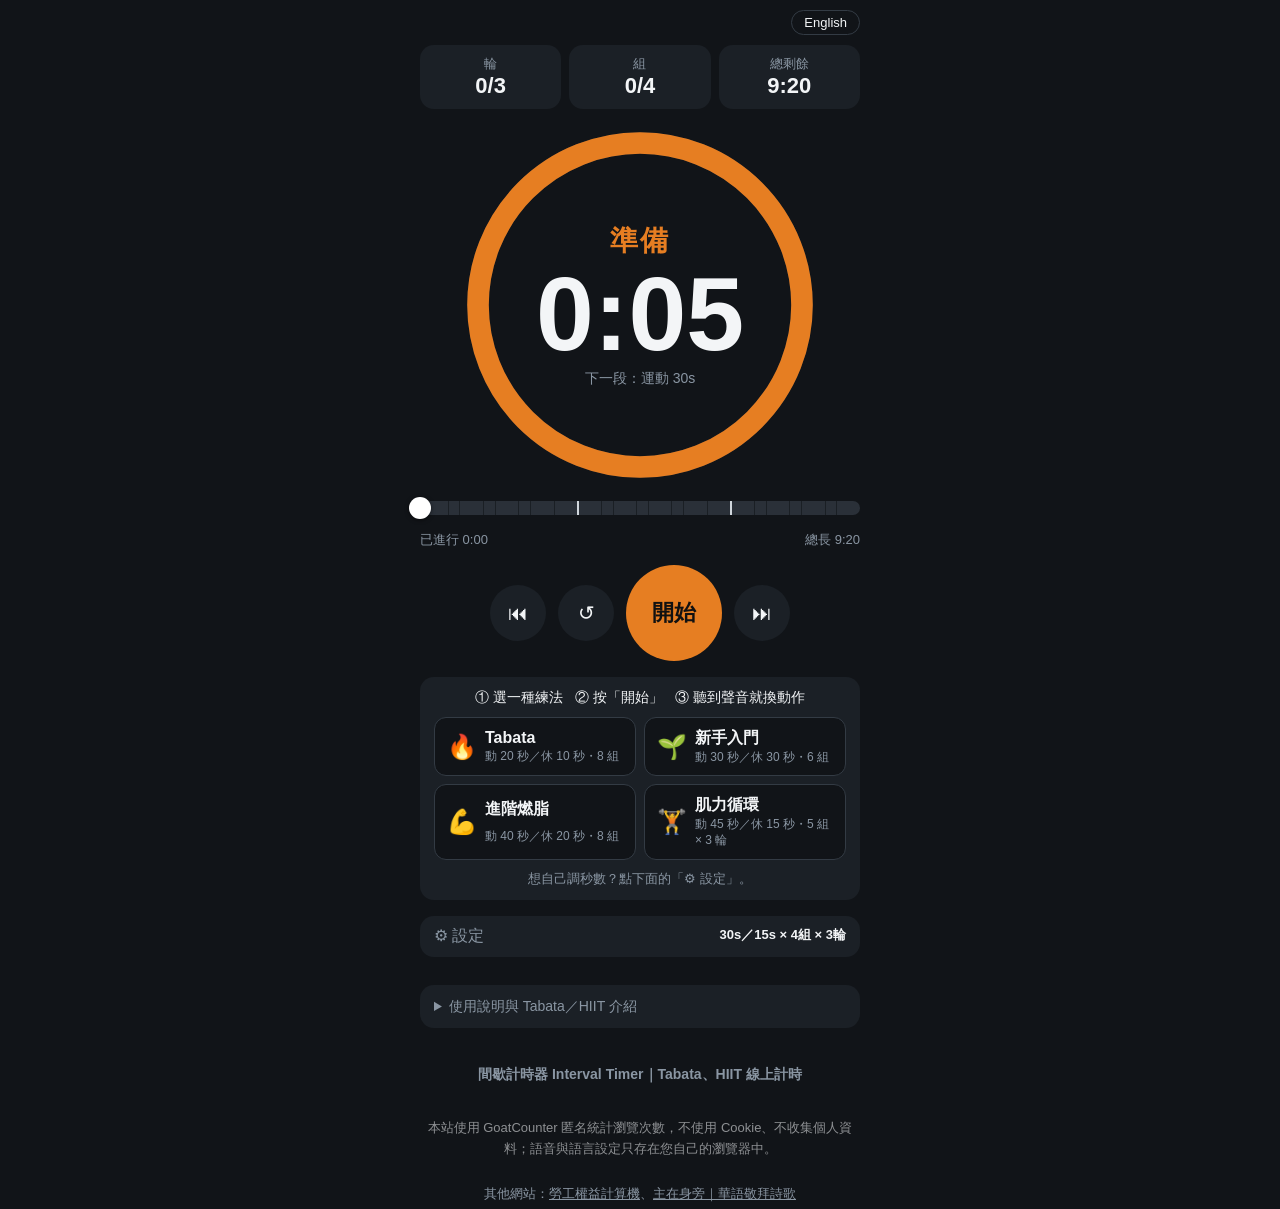
<file: index.html>
<!doctype html>
<html lang="zh-Hant">
<head>
<meta charset="utf-8">
<meta name="google-site-verification" content="qJiFqGGV6QfgCIbcOSD9Yrbxs5jmW34U30LSL2Sjmbo">
<meta name="viewport" content="width=device-width, initial-scale=1, viewport-fit=cover">
<title>間歇計時器 Interval Timer｜Tabata、HIIT 線上計時</title>
<meta name="description" content="免費線上間歇計時器（Tabata／HIIT）：自訂運動、休息秒數與組數輪數，附提示音、滴答聲與中文語音播報，手機可加到主畫面使用。">
<link rel="canonical" href="https://chengcheming-ai.github.io/interval-timer/">
<link rel="alternate" hreflang="zh-Hant" href="https://chengcheming-ai.github.io/interval-timer/">
<link rel="alternate" hreflang="en" href="https://chengcheming-ai.github.io/interval-timer/en/">
<link rel="alternate" hreflang="x-default" href="https://chengcheming-ai.github.io/interval-timer/en/">
<meta property="og:title" content="間歇計時器 Interval Timer｜Tabata、HIIT 線上計時">
<meta property="og:description" content="自訂運動、休息秒數與組數輪數，附提示音與中文語音播報，手機也好用。">
<meta property="og:type" content="website">
<meta property="og:url" content="https://chengcheming-ai.github.io/interval-timer/">
<meta property="og:image" content="https://chengcheming-ai.github.io/interval-timer/icon-512.png?v=2">
<meta name="twitter:card" content="summary">
<script type="application/ld+json">{"@context": "https://schema.org", "@type": "WebApplication", "name": "間歇計時器", "alternateName": "間歇計時器 Interval Timer｜Tabata、HIIT 線上計時", "url": "https://chengcheming-ai.github.io/interval-timer/", "applicationCategory": "HealthApplication", "operatingSystem": "Any", "inLanguage": "zh-Hant", "isAccessibleForFree": true, "offers": {"@type": "Offer", "price": "0", "priceCurrency": "TWD"}}</script>
<meta property="og:locale" content="zh_TW">
<meta property="og:locale:alternate" content="en_US">
<meta name="apple-mobile-web-app-title" content="間歇計時器">
<meta name="application-name" content="間歇計時器">
<link rel="icon" type="image/svg+xml" href="data:image/svg+xml,%3Csvg xmlns='http://www.w3.org/2000/svg' viewBox='0 0 512 512'%3E%3Crect width='512' height='512' rx='112' fill='%2314181e'/%3E%3Cg transform='translate(260 262) scale(1.06) translate(-246 -240)'%3E%3Cg fill='none' stroke='%23fff' stroke-linecap='round' stroke-linejoin='round'%3E%3Ccircle cx='350' cy='116' r='42' fill='%23fff' stroke='none'/%3E%3Cpath stroke-width='58' d='M292 190 236 284'/%3E%3Cpath stroke-width='36' d='M296 182 346 246 412 214'/%3E%3Cpath stroke-width='36' d='M284 180 204 160 146 212'/%3E%3Cpath stroke-width='44' d='M240 292 344 296 338 390 372 392'/%3E%3Cpath stroke-width='44' d='M230 292 188 372 92 350'/%3E%3C/g%3E%3Cg stroke='%232ecc71' stroke-width='20' stroke-linecap='round'%3E%3Cpath d='M96 126H156'/%3E%3Cpath d='M48 262H132'/%3E%3Cpath d='M102 306H146'/%3E%3C/g%3E%3C/g%3E%3C/svg%3E">
<link rel="apple-touch-icon" sizes="180x180" href="apple-touch-icon.png?v=2">
<link rel="manifest" href="manifest.webmanifest?v=2">
<link rel="stylesheet" href="style.css?v=20261128">
</head>
<body class="phase-ready">
<div class="wrap">
  <a class="lang" href="en/" hreflang="en" lang="en">English</a>
  <div class="top">
    <div class="chip"><div class="k">輪</div><div class="v" id="round">0/3</div></div>
    <div class="chip"><div class="k">組</div><div class="v" id="set">0/4</div></div>
    <div class="chip"><div class="k">總剩餘</div><div class="v" id="totalLeft">0:00</div></div>
  </div>

  <div class="ringbox">
    <svg viewBox="0 0 200 200">
      <circle class="track" cx="100" cy="100" r="90" fill="none" stroke-width="12"/>
      <circle class="prog" id="prog" cx="100" cy="100" r="90" fill="none" stroke-width="12"/>
    </svg>
    <div class="center">
      <div class="phase" id="phase">準備</div>
      <div class="time" id="time">0:00</div>
      <div class="next" id="next"></div>
    </div>
  </div>

  <div class="bar" id="bar" title="點擊或拖曳以跳到指定時間"><div id="totalBar"></div><div id="ticks"></div><div id="thumb"></div></div>
  <div class="totals"><span id="elapsed">已進行 0:00</span><span id="total">總長 0:00</span></div>

  <div class="ctrl">
    <button class="small" id="prev" title="上一段">⏮</button>
    <button class="small" id="reset" title="重置">↺</button>
    <button class="main" id="play">開始</button>
    <button class="small" id="skip" title="下一段">⏭</button>
  </div>

  <div class="quick"><div class="qh"><span>① 選一種練法</span><span>② 按「開始」</span><span>③ 聽到聲音就換動作</span></div><div class="pre">
<button data-p="20,10,8,1,0"><i>🔥</i><b>Tabata</b><small>動 20 秒／休 10 秒・8 組</small></button>
<button data-p="30,30,6,1,0"><i>🌱</i><b>新手入門</b><small>動 30 秒／休 30 秒・6 組</small></button>
<button data-p="40,20,8,1,0"><i>💪</i><b>進階燃脂</b><small>動 40 秒／休 20 秒・8 組</small></button>
<button data-p="45,15,5,3,60"><i>🏋️</i><b>肌力循環</b><small>動 45 秒／休 15 秒・5 組 × 3 輪</small></button>
</div><p class="qn">想自己調秒數？點下面的「⚙ 設定」。</p></div>

  <details>
    <summary class="sum"><span>⚙ 設定</span><b id="cfgSum"></b></summary>
    <div id="cfgBody">
      <div class="sec">
        <div class="sh">時間（秒）</div><p class="hint">「每輪最後休息」：每做完一輪，休息久一點。</p>
        <div class="rows">
          <div class="row"><span>運動</span><div class="step"><button data-d="-5">−</button><input type="number" inputmode="numeric" id="cWork" min="1" value="30"><button data-d="5">＋</button></div></div>
          <div class="row"><span>組間休息</span><div class="step"><button data-d="-5">−</button><input type="number" inputmode="numeric" id="cRest" min="0" value="15"><button data-d="5">＋</button></div></div>
          <div class="row"><span>每輪最後休息</span><div class="step"><button data-d="-5">−</button><input type="number" inputmode="numeric" id="cLong" min="0" value="30"><button data-d="5">＋</button></div></div>
          <div class="row"><span>準備倒數</span><div class="step"><button data-d="-1">−</button><input type="number" inputmode="numeric" id="cPrep" min="0" value="5"><button data-d="1">＋</button></div></div>
        </div>
      </div>
      <div class="sec">
        <div class="sh">次數</div><p class="hint">1 組＝運動一次＋休息一次；所有組做完＝1 輪。</p>
        <div class="rows">
          <div class="row"><span>每輪組數</span><div class="step"><button data-d="-1">−</button><input type="number" inputmode="numeric" id="cSets" min="1" value="4"><button data-d="1">＋</button></div></div>
          <div class="row"><span>輪數</span><div class="step"><button data-d="-1">−</button><input type="number" inputmode="numeric" id="cRounds" min="1" value="3"><button data-d="1">＋</button></div></div>
        </div>
        <div class="tgls" style="margin-top:8px">
          <label class="tg"><input type="checkbox" id="cSkipLast" checked><span>最後一輪不做最後休息</span></label>
        </div>
      </div>
      <div class="sec">
        <div class="sh">聲音</div>
        <div class="tgls">
          <label class="tg"><input type="checkbox" id="cSound" checked><span>提示音</span></label>
          <label class="tg"><input type="checkbox" id="cTick" checked><span>滴答聲</span></label>
          <label class="tg"><input type="checkbox" id="cVoice" checked><span>語音</span></label>
        </div>
        <div id="voiceBox">
          <div class="vrow2"><select id="voiceSel"></select><button id="vTest" title="試聽">▶</button></div>
          <div class="chips" id="presetList"></div>
        </div>
      </div>
      <details class="sub2">
        <summary>時間軸（可個別修改每段秒數、點選跳轉）</summary>
        <div class="list" id="list"></div>
      </details>
    </div>
  </details>
  <details class="guide">
    <summary>使用說明與 Tabata／HIIT 介紹</summary>
    <p class="say">🏃 間歇運動就是<b>用力動一下、休息一下</b>，一直重複。計時器會幫你數秒、出聲提醒，你只要專心運動。</p>
    <div class="viz" aria-hidden="true"><i class="w"></i><i class="r"></i><i class="w"></i><i class="r"></i><i class="w"></i><i class="r"></i><i class="w"></i><i class="r"></i><i class="w"></i><i class="r"></i><i class="w"></i><i class="r"></i><i class="w"></i><i class="r"></i><i class="w"></i><i class="r"></i></div><p class="vl"><span><i class="w"></i>運動 20 秒</span><span><i class="r"></i>休息 10 秒</span><span>× 8 組＝4 分鐘（Tabata）</span></p>
    <details class="q"><summary><h2>怎麼使用這個間歇計時器？</h2></summary><p>最快的方法：點上面的一種練法（例如 Tabata），再按「開始」。計時器會先倒數，接著用「嗶」聲、滴答聲和語音告訴你什麼時候運動、什麼時候休息。想自己調秒數，就打開「⚙ 設定」。拖曳進度條可以跳到任何一段。</p></details>
    <details class="q"><summary><h2>Tabata 怎麼設定？</h2></summary><p>Tabata 是運動 20 秒、休息 10 秒，重複 8 組，總共 4 分鐘。直接點上面的「Tabata」就設定好了。</p></details>
    <details class="q"><summary><h2>HIIT 和 Tabata 有什麼不同？</h2></summary><p>HIIT（高強度間歇訓練）就是「很累的運動」和「休息」輪流做，秒數可以自己決定。Tabata 是 HIIT 的一種，固定動 20 秒、休 10 秒。</p></details>
    <details class="q"><summary><h2>常見的間歇設定</h2></summary>
    <table><tr><th>用途</th><th>運動</th><th>休息</th><th>組數</th></tr>
    <tr><td>Tabata</td><td>20 秒</td><td>10 秒</td><td>8 組</td></tr>
    <tr><td>入門 HIIT</td><td>30 秒</td><td>30 秒</td><td>6～8 組</td></tr>
    <tr><td>進階 HIIT</td><td>40 秒</td><td>20 秒</td><td>6～8 組</td></tr>
    <tr><td>深蹲、棒式等肌力循環</td><td>45 秒</td><td>15 秒</td><td>4～6 組</td></tr></table></details>
    <details class="q"><summary><h2>運動安全提醒</h2></summary><p>以上只是一般參考。運動前要先熱身。如果有心臟、血管方面的疾病、受傷或懷孕，請先問醫師。</p></details>
  
  </details>
  <h1 style="margin:22px 0 0;font-size:14px;font-weight:600;text-align:center;color:var(--muted)">間歇計時器 Interval Timer｜Tabata、HIIT 線上計時</h1>
  <p class="note" style="margin:18px 0 4px;font-size:12px;line-height:1.6;text-align:center;opacity:.55">本站使用 GoatCounter 匿名統計瀏覽次數，不使用 Cookie、不收集個人資料；語音與語言設定只存在您自己的瀏覽器中。</p>
  <p class="sites">其他網站：<a href="https://chengcheming-ai.github.io/labor-calculator/" target="_blank" rel="noopener">勞工權益計算機</a>、<a href="https://chengcheming-ai.github.io/zhu-zai-shen-pang/" target="_blank" rel="noopener">主在身旁｜華語敬拜詩歌</a></p>
</div>

<script data-goatcounter="https://intervaltimer-tw.goatcounter.com/count" async src="//gc.zgo.at/count.js"></script>
<script src="app.js?v=20261128"></script>
</body>
</html>
</file>
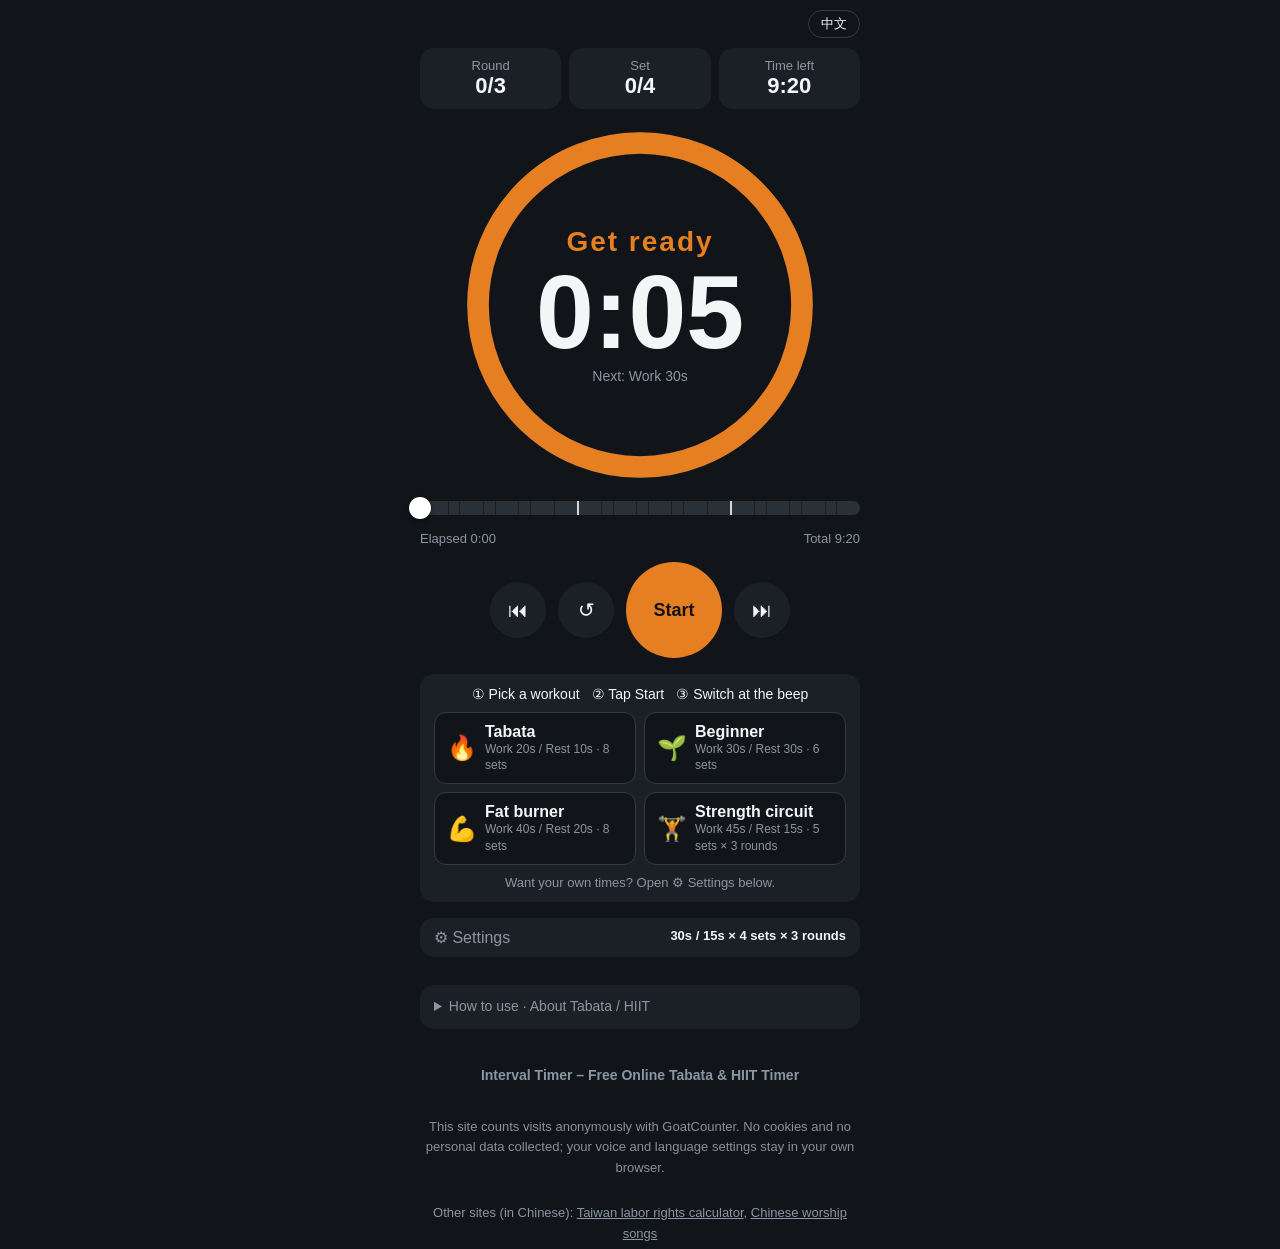
<file: en/index.html>
<!doctype html>
<html lang="en">
<head>
<meta charset="utf-8">
<meta name="viewport" content="width=device-width, initial-scale=1, viewport-fit=cover">
<title>Interval Timer – Free Online Tabata &amp; HIIT Timer</title>
<meta name="description" content="Free online interval timer for Tabata, HIIT and circuit training. Set work, rest, sets and rounds, with beeps, ticking and spoken cues. Works on any phone, no sign-up.">
<link rel="canonical" href="https://chengcheming-ai.github.io/interval-timer/en/">
<link rel="alternate" hreflang="zh-Hant" href="https://chengcheming-ai.github.io/interval-timer/">
<link rel="alternate" hreflang="en" href="https://chengcheming-ai.github.io/interval-timer/en/">
<link rel="alternate" hreflang="x-default" href="https://chengcheming-ai.github.io/interval-timer/en/">
<meta property="og:title" content="Interval Timer – Free Online Tabata &amp; HIIT Timer">
<meta property="og:description" content="Set work, rest, sets and rounds, with beeps and spoken cues. Great on phones too.">
<meta property="og:type" content="website">
<meta property="og:url" content="https://chengcheming-ai.github.io/interval-timer/en/">
<meta property="og:image" content="https://chengcheming-ai.github.io/interval-timer/icon-512.png?v=2">
<meta name="twitter:card" content="summary">
<script type="application/ld+json">{"@context":"https://schema.org","@type":"WebApplication","name":"Interval Timer","alternateName":"Interval Timer – Free Online Tabata & HIIT Timer","url":"https://chengcheming-ai.github.io/interval-timer/en/","applicationCategory":"HealthApplication","operatingSystem":"Any","inLanguage":"en","isAccessibleForFree":true,"offers":{"@type":"Offer","price":"0","priceCurrency":"USD"}}</script>
<meta property="og:locale" content="en_US">
<meta property="og:locale:alternate" content="zh_TW">
<meta name="apple-mobile-web-app-title" content="Interval Timer">
<meta name="application-name" content="Interval Timer">
<link rel="icon" type="image/svg+xml" href="data:image/svg+xml,%3Csvg xmlns='http://www.w3.org/2000/svg' viewBox='0 0 512 512'%3E%3Crect width='512' height='512' rx='112' fill='%2314181e'/%3E%3Cg transform='translate(260 262) scale(1.06) translate(-246 -240)'%3E%3Cg fill='none' stroke='%23fff' stroke-linecap='round' stroke-linejoin='round'%3E%3Ccircle cx='350' cy='116' r='42' fill='%23fff' stroke='none'/%3E%3Cpath stroke-width='58' d='M292 190 236 284'/%3E%3Cpath stroke-width='36' d='M296 182 346 246 412 214'/%3E%3Cpath stroke-width='36' d='M284 180 204 160 146 212'/%3E%3Cpath stroke-width='44' d='M240 292 344 296 338 390 372 392'/%3E%3Cpath stroke-width='44' d='M230 292 188 372 92 350'/%3E%3C/g%3E%3Cg stroke='%232ecc71' stroke-width='20' stroke-linecap='round'%3E%3Cpath d='M96 126H156'/%3E%3Cpath d='M48 262H132'/%3E%3Cpath d='M102 306H146'/%3E%3C/g%3E%3C/g%3E%3C/svg%3E">
<link rel="apple-touch-icon" sizes="180x180" href="../apple-touch-icon.png?v=2">
<link rel="manifest" href="manifest.webmanifest?v=2">
<link rel="stylesheet" href="../style.css?v=20261128">
</head>
<body class="phase-ready">
<div class="wrap">
  <a class="lang" href="../" hreflang="zh-Hant" lang="zh-Hant">中文</a>
  <div class="top">
    <div class="chip"><div class="k">Round</div><div class="v" id="round">0/3</div></div>
    <div class="chip"><div class="k">Set</div><div class="v" id="set">0/4</div></div>
    <div class="chip"><div class="k">Time left</div><div class="v" id="totalLeft">0:00</div></div>
  </div>

  <div class="ringbox">
    <svg viewBox="0 0 200 200">
      <circle class="track" cx="100" cy="100" r="90" fill="none" stroke-width="12"/>
      <circle class="prog" id="prog" cx="100" cy="100" r="90" fill="none" stroke-width="12"/>
    </svg>
    <div class="center">
      <div class="phase" id="phase">Get ready</div>
      <div class="time" id="time">0:00</div>
      <div class="next" id="next"></div>
    </div>
  </div>

  <div class="bar" id="bar" title="Tap or drag to jump to any point"><div id="totalBar"></div><div id="ticks"></div><div id="thumb"></div></div>
  <div class="totals"><span id="elapsed">Elapsed 0:00</span><span id="total">Total 0:00</span></div>

  <div class="ctrl">
    <button class="small" id="prev" title="Previous">⏮</button>
    <button class="small" id="reset" title="Reset">↺</button>
    <button class="main" id="play">Start</button>
    <button class="small" id="skip" title="Next">⏭</button>
  </div>

  <div class="quick"><div class="qh"><span>① Pick a workout</span><span>② Tap Start</span><span>③ Switch at the beep</span></div><div class="pre">
<button data-p="20,10,8,1,0"><i>🔥</i><b>Tabata</b><small>Work 20s / Rest 10s · 8 sets</small></button>
<button data-p="30,30,6,1,0"><i>🌱</i><b>Beginner</b><small>Work 30s / Rest 30s · 6 sets</small></button>
<button data-p="40,20,8,1,0"><i>💪</i><b>Fat burner</b><small>Work 40s / Rest 20s · 8 sets</small></button>
<button data-p="45,15,5,3,60"><i>🏋️</i><b>Strength circuit</b><small>Work 45s / Rest 15s · 5 sets × 3 rounds</small></button>
</div><p class="qn">Want your own times? Open ⚙ Settings below.</p></div>

  <details>
    <summary class="sum"><span>⚙ Settings</span><b id="cfgSum"></b></summary>
    <div id="cfgBody">
      <div class="sec">
        <div class="sh">Time (seconds)</div><p class="hint">“Rest after round”: a longer break after each round.</p>
        <div class="rows">
          <div class="row"><span>Work</span><div class="step"><button data-d="-5">−</button><input type="number" inputmode="numeric" id="cWork" min="1" value="30"><button data-d="5">＋</button></div></div>
          <div class="row"><span>Rest between sets</span><div class="step"><button data-d="-5">−</button><input type="number" inputmode="numeric" id="cRest" min="0" value="15"><button data-d="5">＋</button></div></div>
          <div class="row"><span>Rest after round</span><div class="step"><button data-d="-5">−</button><input type="number" inputmode="numeric" id="cLong" min="0" value="30"><button data-d="5">＋</button></div></div>
          <div class="row"><span>Get-ready countdown</span><div class="step"><button data-d="-1">−</button><input type="number" inputmode="numeric" id="cPrep" min="0" value="5"><button data-d="1">＋</button></div></div>
        </div>
      </div>
      <div class="sec">
        <div class="sh">Repeats</div><p class="hint">1 set = one work + one rest. All sets done = 1 round.</p>
        <div class="rows">
          <div class="row"><span>Sets per round</span><div class="step"><button data-d="-1">−</button><input type="number" inputmode="numeric" id="cSets" min="1" value="4"><button data-d="1">＋</button></div></div>
          <div class="row"><span>Rounds</span><div class="step"><button data-d="-1">−</button><input type="number" inputmode="numeric" id="cRounds" min="1" value="3"><button data-d="1">＋</button></div></div>
        </div>
        <div class="tgls" style="margin-top:8px">
          <label class="tg"><input type="checkbox" id="cSkipLast" checked><span>Skip rest after the final round</span></label>
        </div>
      </div>
      <div class="sec">
        <div class="sh">Sound</div>
        <div class="tgls">
          <label class="tg"><input type="checkbox" id="cSound" checked><span>Beeps</span></label>
          <label class="tg"><input type="checkbox" id="cTick" checked><span>Ticking</span></label>
          <label class="tg"><input type="checkbox" id="cVoice" checked><span>Voice</span></label>
        </div>
        <div id="voiceBox">
          <div class="vrow2"><select id="voiceSel"></select><button id="vTest" title="Preview">▶</button></div>
          <div class="chips" id="presetList"></div>
        </div>
      </div>
      <details class="sub2">
        <summary>Timeline (edit any interval, tap to jump)</summary>
        <div class="list" id="list"></div>
      </details>
    </div>
  </details>
  <details class="guide">
    <summary>How to use · About Tabata / HIIT</summary>
    <p class="say">🏃 Interval training means <b>work hard, rest a little</b>, and repeat. The timer counts for you and tells you when to switch, so you can just focus on moving.</p>
    <div class="viz" aria-hidden="true"><i class="w"></i><i class="r"></i><i class="w"></i><i class="r"></i><i class="w"></i><i class="r"></i><i class="w"></i><i class="r"></i><i class="w"></i><i class="r"></i><i class="w"></i><i class="r"></i><i class="w"></i><i class="r"></i><i class="w"></i><i class="r"></i></div><p class="vl"><span><i class="w"></i>Work 20s</span><span><i class="r"></i>Rest 10s</span><span>× 8 sets = 4 minutes (Tabata)</span></p>
    <details class="q"><summary><h2>How do I use this interval timer?</h2></summary><p>Quickest way: tap a workout above (for example Tabata), then tap Start. After a short countdown, beeps, ticking and a voice tell you when to work and when to rest. To set your own times, open ⚙ Settings. Drag the progress bar to jump to any part.</p></details>
    <details class="q"><summary><h2>How do I set up Tabata?</h2></summary><p>Tabata is 20 seconds of work and 10 seconds of rest, repeated 8 times: 4 minutes in total. Just tap “Tabata” above.</p></details>
    <details class="q"><summary><h2>What is the difference between HIIT and Tabata?</h2></summary><p>HIIT (high-intensity interval training) switches between very hard work and rest, and you choose the times. Tabata is one type of HIIT with fixed 20s work and 10s rest.</p></details>
    <details class="q"><summary><h2>Common interval settings</h2></summary>
    <table><tr><th>Use</th><th>Work</th><th>Rest</th><th>Sets</th></tr>
    <tr><td>Tabata</td><td>20 s</td><td>10 s</td><td>8</td></tr>
    <tr><td>Beginner HIIT</td><td>30 s</td><td>30 s</td><td>6–8</td></tr>
    <tr><td>Advanced HIIT</td><td>40 s</td><td>20 s</td><td>6–8</td></tr>
    <tr><td>Strength circuit (squats, planks…)</td><td>45 s</td><td>15 s</td><td>4–6</td></tr></table></details>
    <details class="q"><summary><h2>Safety first</h2></summary><p>These are general suggestions only. Always warm up first. If you have a heart or blood-vessel condition, an injury, or are pregnant, ask your doctor before you start.</p></details>
  
  </details>
  <h1 style="margin:22px 0 0;font-size:14px;font-weight:600;text-align:center;color:var(--muted)">Interval Timer – Free Online Tabata &amp; HIIT Timer</h1>
  <p class="note" style="margin:18px 0 4px;font-size:12px;line-height:1.6;text-align:center;opacity:.55">This site counts visits anonymously with GoatCounter. No cookies and no personal data collected; your voice and language settings stay in your own browser.</p>
  <p class="sites">Other sites (in Chinese): <a href="https://chengcheming-ai.github.io/labor-calculator/" target="_blank" rel="noopener">Taiwan labor rights calculator</a>, <a href="https://chengcheming-ai.github.io/zhu-zai-shen-pang/" target="_blank" rel="noopener">Chinese worship songs</a></p>
</div>

<script data-goatcounter="https://intervaltimer-tw.goatcounter.com/count" async src="//gc.zgo.at/count.js"></script>
<script src="../app.js?v=20261128"></script>
</body>
</html>
</file>
<file: style.css>
:root{
  --bg:#111418; --panel:#1b2026; --text:#f3f5f7; --muted:#8a96a3;
  --work:#2ecc71; --rest:#3498db; --long:#9b59b6; --done:#f1c40f; --ready:#e67e22;
  --phase:var(--ready);
}
*{box-sizing:border-box}
html,body{margin:0;height:100%}
body{
  background:var(--bg); color:var(--text);
  font-family:-apple-system,BlinkMacSystemFont,"Segoe UI","Noto Sans TC","Microsoft JhengHei",sans-serif;
  display:flex; flex-direction:column; align-items:center;
  padding:16px; min-height:100%;
  transition:background .4s;
}
body.phase-work{--phase:var(--work)}
body.phase-rest{--phase:var(--rest)}
body.phase-long{--phase:var(--long)}
body.phase-done{--phase:var(--done)}
.wrap{width:100%; max-width:440px; display:flex; flex-direction:column; gap:16px}
.top{display:flex; justify-content:space-between; gap:8px}
.chip{flex:1; background:var(--panel); border-radius:14px; padding:10px 12px; text-align:center}
.chip .k{font-size:12px; color:var(--muted)}
.chip .v{font-size:22px; font-weight:700; font-variant-numeric:tabular-nums}
.ringbox{position:relative; width:100%; aspect-ratio:1/1; max-width:360px; margin:0 auto}
svg{width:100%; height:100%; transform:rotate(-90deg)}
.track{stroke:#2a3038}
.prog{stroke:var(--phase); stroke-linecap:round; transition:stroke .4s}
.center{position:absolute; inset:0; display:flex; flex-direction:column; align-items:center; justify-content:center}
.phase{font-size:28px; font-weight:800; color:var(--phase); letter-spacing:2px}
.time{font-size:min(26vw,104px); font-weight:800; font-variant-numeric:tabular-nums; line-height:1.05}
.next{font-size:14px; color:var(--muted)}
.bar{position:relative; height:14px; background:#2a3038; border-radius:7px; cursor:pointer; touch-action:none}
.bar>#totalBar{height:100%; width:0; background:var(--phase); border-radius:7px; transition:background .4s}
.bar .tk{position:absolute; top:0; bottom:0; width:1px; background:#111418; opacity:.6; pointer-events:none}
.bar .tk.round{width:2px; opacity:1; background:#d0d6dc}
.bar #thumb{position:absolute; top:50%; width:22px; height:22px; margin-left:-11px; margin-top:-11px; border-radius:50%; background:#fff; box-shadow:0 1px 4px #0008; pointer-events:none}
.sec{margin-top:14px; padding-top:12px; border-top:1px solid #333b44}
.sec:first-of-type{border-top:0; padding-top:0}
.sh{font-size:12px; color:var(--muted); letter-spacing:1px; margin-bottom:8px}
.rows{display:grid; grid-template-columns:1fr 1fr; gap:8px}
.row{display:flex; flex-direction:column; gap:4px; background:#111418; border-radius:12px; padding:8px 10px}
.row>span{font-size:13px; color:var(--muted)}
.step{display:flex; align-items:center; justify-content:space-between}
.step button{width:36px; height:36px; flex:none; font-size:20px; background:#2a3038; user-select:none}
.step input{width:100%; min-width:0; border:0; background:transparent; color:var(--text); font-size:20px; font-weight:700; text-align:center; font-variant-numeric:tabular-nums; -moz-appearance:textfield}
.step input::-webkit-inner-spin-button,.step input::-webkit-outer-spin-button{-webkit-appearance:none; margin:0}
.step input:focus{outline:none; color:var(--phase)}
.tgls{display:flex; flex-wrap:wrap; gap:8px}
.tg input{display:none}
.tg span{display:inline-block; padding:8px 14px; border-radius:999px; background:#111418; color:var(--muted); font-size:14px; cursor:pointer; border:1px solid #333b44; user-select:none}
.tg input:checked+span{background:var(--phase); color:#111; border-color:transparent; font-weight:700}
.vrow2{display:flex; gap:8px; margin-top:10px}
.vrow2 select{flex:1; min-width:0; padding:8px 10px; border-radius:10px; border:1px solid #333b44; background:#111418; color:var(--text); font-size:14px}
.vrow2 button{width:40px; height:40px; flex:none; background:#2a3038}
.chips{display:flex; gap:6px; margin-top:8px; flex-wrap:wrap}
.chips button{flex:1; padding:8px 0; min-width:52px; font-size:14px; background:#111418; border:1px solid #333b44; color:var(--muted)}
.chips button.sel{background:var(--phase); color:#111; border-color:transparent; font-weight:700}
.vempty{font-size:13px; color:var(--muted); margin-top:8px}
.sub2{margin-top:14px; padding:12px 0 0; background:transparent; border-radius:0; border-top:1px solid #333b44}
.sub2 summary{font-size:13px}
.list input{width:64px; padding:2px 6px; border-radius:6px; border:1px solid #333b44; background:#111418; color:inherit; font-size:14px; text-align:right}
.list div{align-items:center; cursor:pointer}
.totals{display:flex; justify-content:space-between; font-size:13px; color:var(--muted); font-variant-numeric:tabular-nums}
.ctrl{display:flex; gap:12px; justify-content:center; align-items:center}
button{
  border:0; border-radius:999px; background:var(--panel); color:var(--text);
  font-size:16px; cursor:pointer; -webkit-tap-highlight-color:transparent;
}
button:active{transform:scale(.96)}
.small{width:56px; height:56px; font-size:20px}
.main{width:96px; height:96px; font-size:22px; font-weight:800; background:var(--phase); color:#111; transition:background .4s}
details{background:var(--panel); border-radius:14px; padding:10px 14px}
summary{cursor:pointer; color:var(--muted)}
.sum{display:flex; justify-content:space-between; gap:8px}
.sum b{color:var(--text); font-weight:600; font-size:13px; font-variant-numeric:tabular-nums}
#cfgBody{margin-top:12px}
.list{margin-top:10px; max-height:220px; overflow:auto; font-size:13px; font-variant-numeric:tabular-nums}
.list div{display:flex; justify-content:space-between; padding:3px 6px; border-radius:6px}
.list div.cur{background:#2a3038; color:var(--phase); font-weight:700}
.list div.past{color:#56606b}
.sites{margin:4px 0; font-size:12px; line-height:1.6; text-align:center; color:var(--muted)}
.sites a{color:inherit}
.guide{margin-top:12px; font-size:14px; line-height:1.7}
.guide h2{margin:16px 0 4px; font-size:15px}
.guide p{margin:0; color:var(--muted)}
.guide table{width:100%; border-collapse:collapse; margin:6px 0 10px; font-size:13px}
.guide th,.guide td{padding:6px 4px; text-align:left; border-bottom:1px solid #2a3038}
.guide th{color:var(--muted); font-weight:500}
.lang{align-self:flex-end; margin:-6px 0; padding:4px 12px; border:1px solid #333b44; border-radius:999px; color:var(--text); font-size:13px; text-decoration:none}
html[lang=en] .main{font-size:18px}

/* ===== 2026-11-28 好讀好用：快速練法、白話提示、說明一題一題點開 ===== */
.chip .k{font-size:13px}
.sh{font-size:13px}
.sites,.note{font-size:13px!important}
.quick{background:var(--panel);border-radius:14px;padding:12px 14px}
.qh{display:flex;flex-wrap:wrap;gap:6px 12px;justify-content:center;font-size:14px;color:var(--text);margin-bottom:10px}
.qh span{white-space:nowrap}
.pre{display:grid;grid-template-columns:1fr 1fr;gap:8px}
.pre button{display:grid;grid-template-columns:auto 1fr;grid-template-rows:auto auto;column-gap:8px;align-items:center;text-align:left;padding:10px 12px;border-radius:12px;cursor:pointer;
  background:#111418;border:1px solid #333b44;color:var(--text);font:inherit;transition:border-color .2s,background .2s}
.pre button i{grid-row:span 2;font-style:normal;font-size:24px}
.pre button b{font-size:16px}
.pre button small{font-size:12px;color:var(--muted);line-height:1.35}
.pre button:hover{border-color:var(--phase)}
.pre button.on{border-color:var(--work);background:rgba(46,204,113,.12);box-shadow:0 0 0 1px var(--work) inset}
.qn{margin:10px 0 0;font-size:13px;color:var(--muted);text-align:center}
.hint{margin:-4px 0 10px;font-size:13px;line-height:1.55;color:var(--muted);background:#111418;border-left:3px solid var(--phase);padding:6px 10px;border-radius:6px}
.guide .say{margin:12px 0 10px;padding:10px 12px;border-radius:10px;background:rgba(241,196,15,.08);border:1px solid rgba(241,196,15,.3);color:var(--text);font-size:15px}
.guide .say b{color:var(--done)}
.viz{display:flex;gap:3px;height:22px;margin:4px 0 6px}
.viz i{border-radius:4px}
.viz .w{flex:2;background:var(--work)}
.viz .r{flex:1;background:var(--rest)}
.vl{display:flex;flex-wrap:wrap;gap:4px 14px;font-size:13px;color:var(--muted);margin:0 0 10px}
.vl i{display:inline-block;width:12px;height:12px;border-radius:3px;margin-right:5px;vertical-align:-1px}
.vl .w{background:var(--work)}.vl .r{background:var(--rest)}
.guide details.q{background:#111418;border:1px solid #2a3038;border-radius:12px;padding:0;margin:8px 0}
.guide details.q>summary{list-style:none;display:flex;align-items:center;gap:8px;padding:12px 14px;color:var(--text)}
.guide details.q>summary::-webkit-details-marker{display:none}
.guide details.q>summary::before{content:"Q";flex:none;display:grid;place-items:center;width:22px;height:22px;border-radius:6px;font-size:12px;font-weight:800;color:#111;background:var(--ready)}
.guide details.q>summary::after{content:"▾";margin-left:auto;color:var(--muted);transition:transform .2s}
.guide details.q[open]>summary::after{transform:rotate(180deg)}
.guide details.q h2{margin:0;font-size:15px;flex:1}
.guide details.q>p,.guide details.q>table{margin:0 14px 12px;width:calc(100% - 28px)}
.guide details.q>p{font-size:15px}
@media (prefers-reduced-motion:reduce){.guide details.q>summary::after{transition:none}}
</file>
